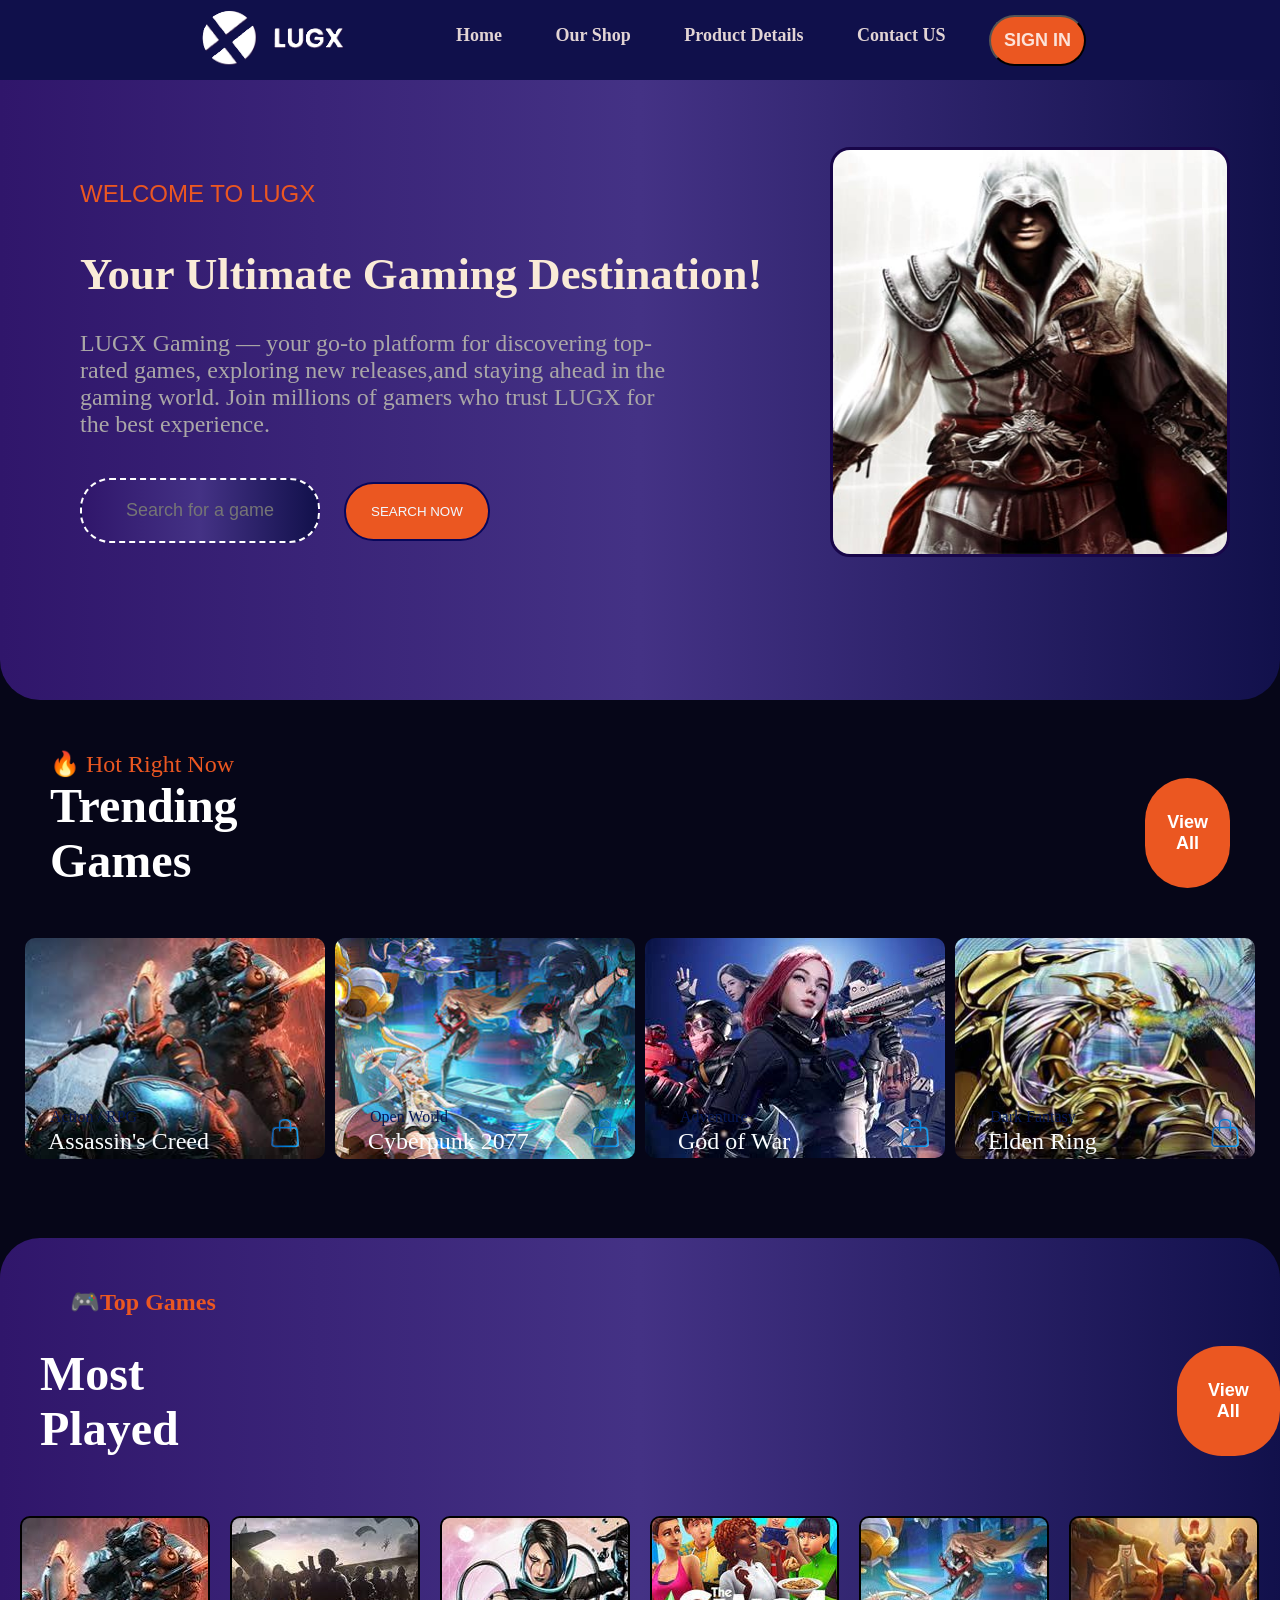
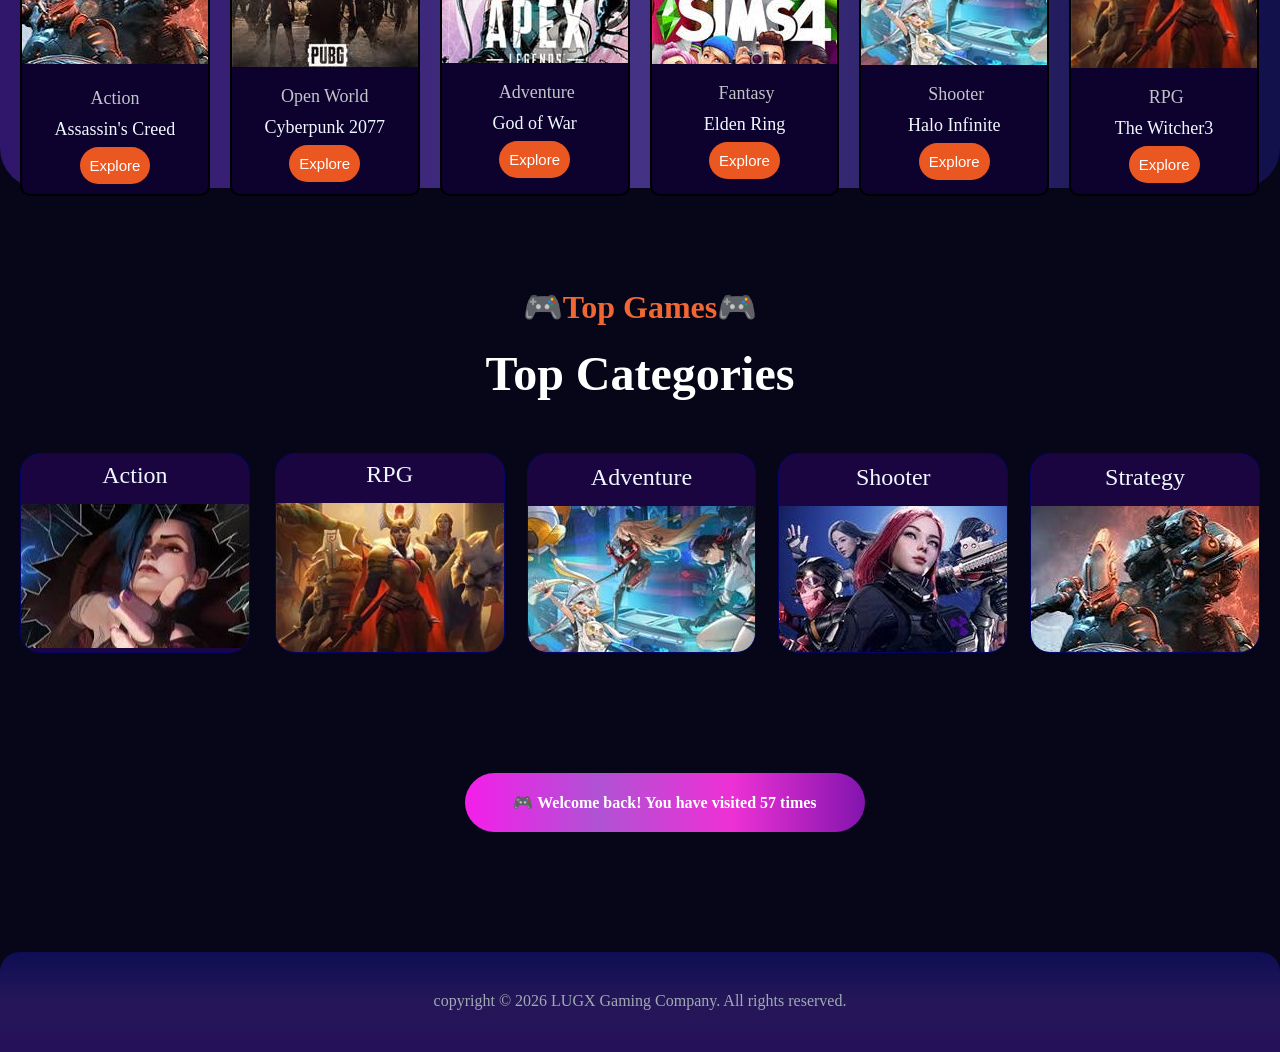
<file: index.html>
<!DOCTYPE html>
<html lang="en">
<head>
    <meta charset="UTF-8">
    <meta name="viewport" content="width=device-width, initial-scale=1.0">
    <title>🎮 LUGX Gaming </title>
    <link rel="stylesheet" href="Style.css">
    <script src="index.js"></script>
</head>
<body>
  <div id="homesection">
    <div class="navbar">  
      <div> 
        <img class="logo" src="image/Logo.png">
      </div>
      <div class="headcontainer">
        <a href="index.html" class="homebtn">Home</a>
        <a href="#sec-ourshop" class="ourshopbtn">Our Shop</a> 
        <a href="#prductdetails" class="Productbtn">Product Details</a>
        <a href="contact.html" class="contactbtn">Contact US</a>
        <button id="openBtn">SIGN IN</button>
  
      <div  class="popup" id="popup">
       <div class="login-box">
        <span class="close-box">&items;</span>
          <h2>Sign In</h2> 
          <input type="text" placeholder="Username">
          <input type="password" placeholder="Password">
          <button class="login-btn">Login</button> 
       </div>
  
      </div>
        </div>
       </div>
    <div class="hero">
      <div class="textmainpage">
        <p class="welcomebtn"> WELCOME TO LUGX </p>
      <h1 class="bigline">Your Ultimate
        Gaming Destination!</h1>
        <p class="deatilstext">LUGX Gaming — your go-to platform for discovering top-rated games, exploring 
          new releases,and staying ahead in the gaming world. 
          Join millions of gamers who trust LUGX for the best experience.</p>
          <label for="Search" ></label>           
          <input class="Search1"  type="text" placeholder="Search for a game" id="search">
          <button class="searchbtn" onclick="Searchgame()">SEARCH NOW</button>
        <img class="imghead" src="image/hero.jpeg">
    </div>
    </div>

      <div id="sec-ourshop" class="trendinggames-sec">
           <p class="trendingp1">🔥 Hot Right Now</p>
        <div class="line2trending">
           <h1 class="trendingp2">Trending Games</h1>
           <button class="viewallbtn" onclick="Viewall1()">View All</button>
        </div>
     </div>

     <div class="treanding-items">
      <div class="imgitemone">
         <img class="imgone" src="image/trending1.jpeg">
           <p class="imgp1">Action / RPG</p>
           <div>
           <p class="imgp2" class="game">Assassin's Creed</p>
           <img class="logoimg1" src="image/logo2.png">
          </div>
      </div>
      <div class="imgitemtwo">
         <img class="imgtwo" src="image/trending2.jpeg">
           <p class="imgp3">Open World</p>
           <div>
           <p class="imgp4" class="game">Cyberpunk 2077</p>
           <img class="logoimg2" src="image/logo2.png">
           </div>
      </div>
      <div class="imgitemthree">
         <img class="imgthree" src="image/trending3.jpeg">
           <p class="imgp5">Adventure</p>
           <div>
           <p class="imgp6" class="game">God of War</p>
           <img class="logoimg3" src="image/logo2.png">
          </div> 
        </div>
      <div class="imgitemfour">
         <img class="imgfour" src="image/trending4.jpeg">
           <p class="imgp7">Dark Fantasy</p>
           <div>
           <p class="imgp8"  class="game">Elden Ring</p>
           <img class="logoimg4" src="image/logo2.png">
          </div>
      </div>
     </div>

     <div id="prductdetails" class="topgames-sec">
           <p class="topp1"> 🎮Top Games</p>
        <div class="line2top">
           <h1 class="topp2">Most Played</h1>
           <button class="viewallbtn2" onclick="Viewall2()">View All</button>
        </div>
 <div class="sec-top-items"> 
     <div class="topitems1">
         <img class="topimg1" src="image/topgames1.jpeg">
           <div class="infoimg1">
           <p class="topimgp1">Action</p>
           <p class="topimgp2img1">Assassin's Creed</p>
           <button class="topimgbtn1"onclick="showGame1()">
            Explore
          </button>
          </div> 
        </div>

   <div class="topitems2">
         <img class="topimg2" src="image/topgames2.jpeg">
           <div class="infoimg2">
           <p class="topimgp2">Open World</p>
            <p class="topimgp2img1">Cyberpunk 2077</p>
           <button class="topimgbtn2" onclick="showGame2()">Explore</button>
          </div> 
        </div>
        
    <div class="topitems3">
         <img class="topimg3" src="image/topgames3.jpeg">
           <div class="infoimg3">
           <p class="topimgp3">Adventure</p>
            <p class="topimgp2img1">God of War</p>
           <button class="topimgbtn3" onclick="showGame3()">Explore</button>
           
          </div> 
        </div> 
  <div class="topitems4">
         <img class="topimg4" src="image/topgames4.jpeg">
           <div class="infoimg4">
            <p class="topimgp4">Fantasy</p>
             <p class="topimgp2img1">Elden Ring</p>
           <button class="topimgbtn4" onclick="showGame4()">Explore</button>
          </div> 
        </div>
  <div class="topitems5">
         <img class="topimg5" src="image/topgames5.jpeg">
           <div class="infoimg5">
           <p class="topimgp5">Shooter</p>
            <p class="topimgp2img1">Halo Infinite</p>
           <button class="topimgbtn5" onclick="showGame5()">Explore</button>
          </div> 
        </div>
  <div class="topitems6">
         <img class="topimg6" src="image/topgames6.jpeg">
           <div class="infoimg6">
            <p class="topimgp6">RPG</p>
             <p class="topimgp2img1">The Witcher3</p>
           <button class="topimgbtn6" onclick="showGame6()">Explore</button>
          </div> 
        </div>
   </div>
</div>  
  
    <div>
        <p class="lastsectionp1">🎮Top Games🎮</p>
        <p class="lastsectionp2">Top Categories</p>
    </div>
  <div class="lastsection">
    <div class="secaction">
      <p class="secactionp1">Action</p>
      <img  class="secactionimg" src="image/Categorie1.jpeg">
    </div>

     <div class="secRPG">
      <p>RPG</p>
      <img  class="secRPGimg" src="image/topgames6.jpeg">
    </div>

     <div class="secAdventure">
      <p class="secAdventurep1">Adventure</p>
      <img  class="secAdventureimg" src="image/topgames5.jpeg">
    </div> 

    <div class="secShooter">
      <p class="secShooterp1" >Shooter</p>
      <img  class="secShooterimg" src="image/Categories4.jpeg">
    </div>

     <div class="secstrategy">
      <p class="secstrategyp1">Strategy</p>
      <img  class="secstrategyimg" src="image/Categories5.jpeg">
    </div>
</div> 
    <div class="Lasttexthomese">
      <p>🎮 Welcome back! You have visited 57 times</p>
    </div>
    <div class="finalphomesec">
   <p class="finalptexthomesec">copyright © 2026 LUGX Gaming Company. All rights reserved.</p>
    </div>
     </div>
   </div>
 </div>
  </body>
</html>
</file>
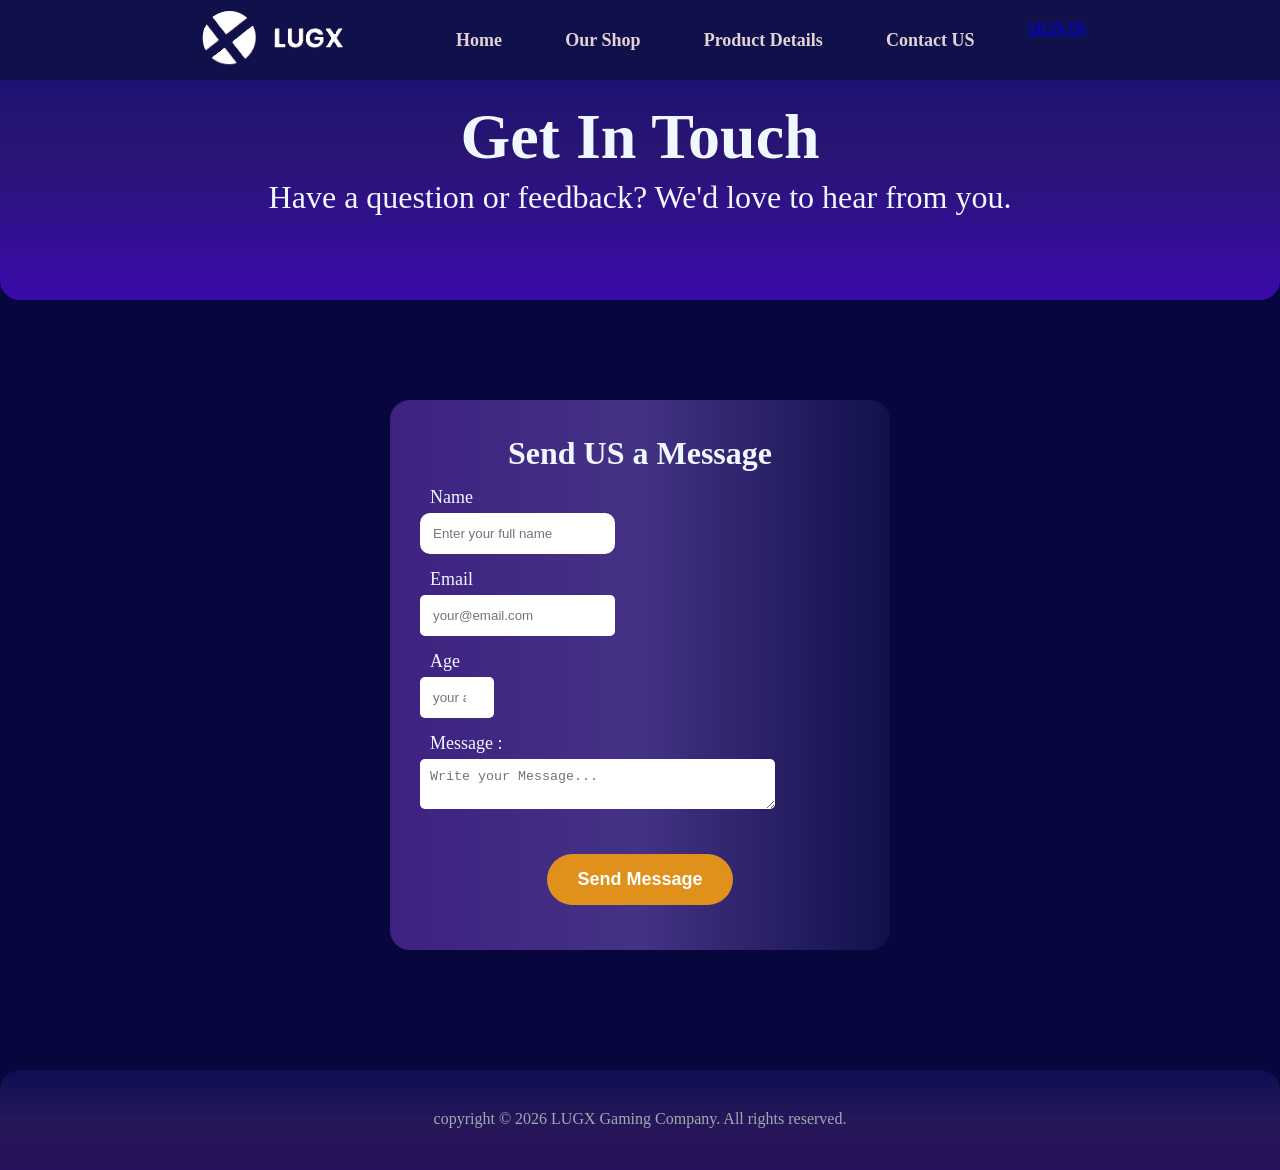
<file: contact.html>
<!DOCTYPE html>
<html lang="en">
<head>
    <meta charset="UTF-8">
    <meta name="viewport" content="width=device-width, initial-scale=1.0">
    <title>ContactUS</title>
    <link rel="stylesheet" href="Style.css">
</head>
<body>
     <div class="navbar">  
      <div> 
        <img class="logo" src="image/Logo.png">
      </div>
      <div class="headcontainer">
        <a href="index.html" class="homebtn">Home</a>
        <a href="#sec-ourshop" class="ourshopbtn">Our Shop</a> 
        <a href="#prductdetails" class="Productbtn">Product Details</a>
        <a href="contact.html" class="contactbtn">Contact US</a>
       <a href="#loginBox">SIGN IN</a>
       </div>
      </div>
    </div>
    
    <div class="contactpage">
        <div class="contacthead">
        <h1 class="contactheadlina1">Get In Touch</h1>
        <h1 class="contactheadline2">Have a question or feedback? We'd love to hear from you.</h1>
        </div>
   <form>
      <div class="seccontactus">
         <h2 class="send1" >Send US a Message</h2>
        <label for="name" class="lab1"> Name</label>
        <input type="text" name="name"class="lab2" placeholder="Enter your full name" required>
        
        <label for="email" class="lab3">Email </label>
        <input type="email" name="email"  class="lab4" placeholder="your@email.com" required>
        
        <label for="Age" class="age">Age</label>
        <input type="number" min="18" max="100" size="7" value="18:100" class="age2" placeholder="your age">

        <label for="Message" class="mass">Message :</label>
        <textarea name="Message" rows="2" cols="40" maxlength="200"
         placeholder="Write your Message..." class="mass2"></textarea>
       
         <button type="submit" class="send"> Send Message</button>
       </div>
   </form>
    <div class="finalp">
   <p class="finalptext">copyright © 2026 LUGX Gaming Company. All rights reserved.</p>
     </div>
   </div>
  </div>
</body>
</html>
</file>
<file: Style.css>
*{
  box-sizing: border-box;
  margin: 0;
  padding: 0;
}
.navbar{
    color: aliceblue;
    position: fixed;
    top: 0;
    right:0;
    left: 0;
    width: 100%;
    height: 80px;
    display: flex;
    justify-content: center;
    align-items: center;
    z-index: 1000;
    gap: 100px;
    background-color: rgb(16, 16, 75);
}
@media (min-width: 1024) {
  
  .homesectionwidth{
       width: 100%;
  }

}
.logo:hover{
   width: 110%;
}

.headcontainer{
  display: flex;
  justify-content: space-between;
  width: 50%;
  transition: 0.4s;
}
.homebtn{
  padding-top:5px;
  padding: 10PX;
  color: rgb(226, 212, 212);
  font-size: 18px;
  font-weight: 600;
  border-radius: 45px;
   text-decoration: none;
}

.homebtn:hover{
  background :linear-gradient(to right,#52096e,#1232bd);
  padding: 20px;
  color: white;
  transition: 0.5s;

}
.ourshopbtn{ 
  padding-top:5px;
  padding: 10PX;
  color: rgb(226, 212, 212);
  font-size: 18px;
  font-weight: 600;
  border-radius: 45px;
    text-decoration: none;
}

.ourshopbtn:hover{
 background :linear-gradient(to right,#52096e,#1232bd);
  padding: 20px;
  color: white;
  transition: 0.5s;
}
.Productbtn{
  padding-top:5px;
  padding: 10PX;
  color: rgb(226, 212, 212);
  font-size: 18px;
  font-weight: 600;
  border-radius: 45px;
  text-decoration: none;
}
.Productbtn:hover{
 background :linear-gradient(to right,#52096e,#1232bd);
  padding: 20px;
  color: white;
  transition: 0.5s;
}
.contactbtn{
  padding-top:5px;
  padding: 10PX;
  color: rgb(226, 212, 212);
  font-size: 18px;
  font-weight: 600;
  border-radius: 45px;
   text-decoration: none;
}
.contactbtn:hover{
background :linear-gradient(to right,#52096e,#1232bd); 
  padding: 20px;
  color: white;
  transition: 0.5s;
}
#openBtn{
  padding-top:5px;
  padding: 13PX;
  color: rgba(255, 255, 255, 0.829);
  background-color:rgb(235, 87, 33) ;
  font-size: 18px;
  font-weight: 600;
  border-radius: 45px;
}
#openBtn:hover{
  background-color: rgb(235, 87, 33);
  padding: 20px;
  color: white;
  transition: 0.5s;
}
/************************************************/
/* لما البوب اب يفتح */
.blur{
    filter: blur(8px);
}

/* popup */

.popup{
    position: fixed;
    top: 0;
    left: 0;

    width: 100%;
    height: 100vh;

    display: none;

    justify-content: center;
    align-items: center;
}

/* صندوق اللوجين */

.login-box{
    width: 420px;
    padding: 40px;

    border-radius: 25px;

    background: rgba(0,0,0,0.3);

    backdrop-filter: blur(15px);

    border: 2px solid #00aaff;

    box-shadow: 0 0 25px #00aaff;

    position: relative;

    animation: popup 0.4s ease;
}

@keyframes popup{
    from{
        transform: scale(0.7);
        opacity: 0;
    }

    to{
        transform: scale(1);
        opacity: 1;
    }
}

.login-box h2{
    color: white;
    text-align: center;
    margin-bottom: 30px;
    font-size: 40px;
}

/* inputs */

.login-box input{
    width: 100%;
    padding: 15px;

    margin-bottom: 20px;

    border: 2px solid #4cc9ff;

    border-radius: 30px;

    background: transparent;

    outline: none;

    color: white;
    font-size: 18px;
}

/* زرار */

.login-btn{
    width: 100%;
    padding: 15px;

    border: none;

    border-radius: 30px;

    background: #f5c16c;

    font-weight: bold;

    cursor: pointer;
}

/* زرار القفل */

.close-btn{
    position: absolute;
    top: 15px;
    right: 20px;

    font-size: 35px;
    color: white;

    cursor: pointer;}

/************************************************/

.contactpage{
    width: 100%;
    height: 70%;
    max-width: 2000px;
   background-color: rgb(7, 7, 61);
    
}
.contacthead{
  width: 100%;
  height: 300px;
  background :linear-gradient(to top,#3a0aaa,#291572,hsl(241, 78%, 26%));
  text-align: center;
  border-radius: 20px 20px 20px 20px;
  
}
.contactheadlina1{
  padding-top: 100px;
  color: aliceblue;
  font-weight: 800;
  font-size: 400%;
}
.contactheadline2{
  padding-top: 5px;
  color: aliceblue;
  font-weight: 500;
}
.seccontactus{
  display: block;
  justify-content: center;
  text-align: center;
  background :linear-gradient(to right,#3e2181,#443285,hsl(241, 64%, 18%));
  width: 500px;
  height: 550px;
  border-radius: 20px 20px 20px 20px; 
  border: rgb(84, 81, 133);
  margin: auto;
  margin-top: 100px;
}

.send1{
  padding-top: 35px;
  color: aliceblue;
  font-size: xx-large;
}
.lab1{
margin-top: 20px;
text-align: left;
display: block;
color: aliceblue;
font-size: large;
margin-top: 15px;
padding-left: 40px;
}

.lab2{
color: aliceblue;
display: block;
border: 10px;
border-radius: 10px;
color: black;
padding: 13px;
margin-top: 5px;
margin-left: 30px;
} 

.lab3{
color: aliceblue;
text-align: left;
display: block;
font-size: large;
margin-top: 15px;
padding-left: 40px;
}

.lab4{
display: block;
color: black;
border: 10px;
border-radius: 5px;
padding: 13px;
margin-top: 5px;
margin-left: 30px;
} 
.age{
text-align: left;
display: block;
color: aliceblue;
font-size: large;
margin-top: 15px;
padding-left: 40px;
}

.age2{
display: block;
border: 10px;
color: rgb(1, 1, 2);
border-radius: 5px;
padding: 13px;
margin-top: 5px;
margin-left: 30px;
}
.mass{
text-align: left;
display: block;
color: aliceblue;
font-size: large;
margin-top: 15px;
padding-left: 40px;
}

.mass2{
display: block;
color: rgb(1, 2, 2);
border: 10px;
border-radius: 5px;
padding: 10px;
margin-top: 5px;
margin-left: 30px;
}

.send{
  background-color: rgb(224, 145, 27);
  padding-left: 30px;
  padding-right: 30px;
  padding-top:15px;
  padding-bottom: 15px;
  color: white;
  font-size: 18px;
  font-weight: 600;
  border: 0;
  border-radius: 80px;
  transition: 0.5s;
  border: 100px;
  border-radius: 100px;
  transition: 0.8s;
  margin-top: 45px;
}
.send:hover{
  padding-left: 15px;
  padding-right: 15px;
}
.finalp{
  width: 100%;
  height: 100px;
  background :linear-gradient(to top,#26105a,#251758,hsl(241, 73%, 19%));
  color: aliceblue;
  border-radius: 20px 20px 0px 0px; 
  margin-top: 120px;
}
.finalptext{
  padding-top: 40px;
  text-align: center;
  justify-content: center;
  color: rgb(160, 170, 179);
  font-weight: 500;
}
#homesection{ 
    width: 100%;
    max-width: 2000px;
    overflow-x: hidden;
    height: auto;
    background-color: rgb(6, 6, 24);

}
 .hero{
  height: 700px;
  justify-content: space-between;
  align-items: flex-start;
  background :linear-gradient(to right,#30166b,#443285,hsl(241, 64%, 18%));
  padding-top: 100px;
  border-radius: 20px 20px 40px 40px;
}
.textmainpage{
 padding-left: 80px;
}

.bigline{
 margin-top: 40px;
 color: antiquewhite;
 font-weight:bold;
 font-size: 280%;

}

.welcomebtn{
  width: 60px;
  color: rgb(235, 87, 33);
  font-size: x-large;
  white-space: nowrap;
  padding-top: 80px;
  font-family: 'Franklin Gothic Medium', 'Arial Narrow', Arial, sans-serif;
}

.deatilstext{
  margin-top: 30px;
  color: rgb(170, 167, 167);
  font-size: x-large;
  width: 50%;
}

.Search1{
 padding: 20px 15px;
 width: 20%;
 border: 2px dashed white;;
 margin-top: 40px;
 border-radius: 30px;
 background:linear-gradient(to right,#30166b,#443285,hsl(241, 64%, 18%)); 
 color: gray;
 font-size: large;
 text-align: center;
}
.Search1:hover{
  margin-top: 2px;
}

.searchbtn{
  padding: 20px 25px;
  margin-top: 40px;
  border: 2px solid rgb(7, 7, 92);
  color: aliceblue;
  background-color: rgb(235, 87, 33);;
  border-radius: 30px;
  margin-left: 20px;
}
.searchbtn:hover{
  padding: 25px;
}
.imghead{
  height: 410px;
  width: 400px;
  border-radius: 20px;
  margin-left: 750px;
  margin-top: -510px;
  border: solid rgb(24, 6, 73);
}
.imghead:hover{
  padding: 5px;
  height: 420px;
  width:410px;
  transform: rotate(-2deg);
  border: dashed white;
}
 .trendinggames-sec{
   margin: 50px;
 }

 .trendingp1{
  color:rgb(235, 87, 33);
  font-size: x-large;
 }
 .line2trending{
  display: flex;
 }
 .trendingp2{
  color: white;
  font-size: 300%;
 }
 .viewallbtn{
  padding-top:5px;
  margin-left: 800px;
  padding: 13px;
  color:white;
  font-size: 18px;
  font-weight: 600;
  border-radius: 45px;
  border: none;
  background-color: rgb(235, 87, 33);
 }
.viewallbtn:hover{ 
  padding: 16px;
}

.treanding-items{
  display: flex;
  justify-content: center;
  position: relative;
  background-color: rgb(6, 6, 24);;
  height: 300px;
}
.imgone{
  margin-left: 15px;
  height: 190;
  width: 300px;
   margin-right: 5px;
  border-radius: 10px;
  display: block;
  border:10px beige;
}
.imgp1{
  position: absolute;
  color: rgb(7, 25, 85);
  top: 0;
  margin-left:40px;
  margin-top: 170px;
}
.imgp2{ 
   position: absolute;
  color: rgb(250, 253, 255);
  top: 0;
  margin-left:38px;
  margin-top: 190px;
  font-size: x-large;
}
.logoimg1{
  position: absolute;
  top: 0;
  width: 50px;
  margin-left: 250px;
  margin-top: 170px;
}
.logoimg1:hover{
  padding: 5px;
}

.imgone:hover{
  box-shadow: 20px 10px 20px #2a0581;
  padding: 5px;
}
  .imgtwo{
  margin-left: 5px;
  height: 190;
  width: 300px;
   margin-right: 5px;
  border-radius: 10px;
  display: block;
  border:10px beige;
}
.imgp3{
  position: absolute;
  color: rgb(7, 25, 85);
  top: 0;
  margin-left:40px;
  margin-top: 170px;
}
.imgp4{  position: absolute;
  color: rgb(250, 253, 255);
  top: 0;
  margin-left:38px;
  margin-top: 190px;
  font-size: x-large;
}
.logoimg2{
  position: absolute;
  top: 0;
  width: 50px;
  margin-left: 250px;
  margin-top: 170px;
}
.logoimg2:hover{
  padding: 5px;
}
.imgtwo:hover{
  box-shadow: 20px 10px 20px #2a0581;
  padding: 5px;
}

.imgthree{
  margin-left: 5px;
  height: 190;
  width: 300px;
  margin-right: 5px;
  border-radius: 10px;
  display: block;
  border:10px beige;
}
.imgp5{
  position: absolute;
  color: rgb(7, 25, 85);
  top: 0;
  margin-left:40px;
  margin-top: 170px;
}
.imgp6{  position: absolute;
  color: rgb(250, 253, 255);
  top: 0;
  margin-left:38px;
  margin-top: 190px;
  font-size: x-large;
}
.logoimg3{
  position: absolute;
  top: 0;
  width: 50px;
  margin-left: 250px;
  margin-top: 170px;
}
.logoimg3:hover{
  padding: 5px;
}
.imgthree:hover{
  box-shadow: 20px 10px 20px #2a0581;
  padding: 5px;
}

.imgfour{
  margin-left: 5px;
  margin-right: 15px;
  height: 190;
  width: 300px;
  border-radius: 10px;
  display: block;
  border:10px beige;
}
.imgp7{
  position: absolute;
  color:  rgb(7, 25, 85);
  top: 0;
  margin-left:40px;
  margin-top: 170px;
}
.imgp8{  position: absolute;
  color: rgb(250, 253, 255);
  top: 0;
  margin-left:38px;
  margin-top: 190px;
  font-size: x-large;
}
.logoimg4{
  position: absolute;
  top: 0;
  width: 50px;
  margin-left: 250px;
  margin-top: 170px;
}
.logoimg4:hover{
  padding: 5px;
}
.imgfour:hover{
  box-shadow: 20px 10px 20px #2a0581;
  padding: 5px;
}
  
#prductdetails{
  background-color: rgb(6, 6, 24);
}
.topgames-sec{
  height: 550px;
  background :linear-gradient(to right,#30166b,#443285,hsl(241, 64%, 18%));
  border-radius: 40px 40px 40px 40px;
}
 .topp1{
  margin-left: 70px;
  padding-top: 50px;
  color:rgb(235, 87, 33);
  font-size: x-large;
  font-weight: bold;
 }

 .line2top{
  padding-top: 30px;
  display: flex;

 }
 .topp2{
  color: white;
  font-size: 300%;
  margin-left: 40px;
  

 }
 .viewallbtn2{
  margin-left: 900px;
  color:white;
  font-size: 18px;
  font-weight: 600;
  padding: 20px;
  border-radius: 45px;
  border: none;
  background-color: rgb(235, 87, 33);
 }
.viewallbtn2:hover{ 
  padding: 22px;
}

.sec-top-items{
  display: flex;
  justify-content: center;
  margin-right: 21px;
}
.topitems1{
  width: 195px;
  height: 280px;
  overflow: hidden ;
  background-color: #0d012e;
  margin: 20px;
  border: 2px solid;
  border-radius: 10px;
  margin-top: 60px;
}
.infoimg1{
 padding:20px ;
 text-align: center;
 color: aliceblue;
 font-size: large;
}
.topimgp1{
  color: rgb(193, 197, 201);
  margin-bottom: 10px;
}
.topimgbtn1{
  color:white;
  font-size: 15px;
  padding: 10px;
  margin-top: 7px;
  border-radius: 25px;
  border: none;
  background-color: rgb(235, 87, 33);
}
.topitems1:hover{
  box-shadow: 20px 20px 20px #805bd6;
  padding: 3px;
}

.topitems2{
  width: 195px;
  height: 280px;
  overflow: hidden ;
  background-color: #0d012e;
  border: 2px solid;
  border-radius: 10px;
  margin-top: 60px;
}
.infoimg2{
 text-align: center;
 color: aliceblue;
 font-size: large;
}
.topimgp2{
  color: rgb(193, 197, 201);
  margin-top: 15px;
  margin-bottom:10px ;
}
.topimgbtn2{
  color:white;
  font-size: 15px;
  padding: 10px;
  margin-top: 7px;
  border-radius: 25px;
  border: none;
  background-color: rgb(235, 87, 33);
}
.topitems2:hover{
  box-shadow: 20px 20px 20px #805bd6;
  padding: 3px;
}

.topitems3{
  width: 195px;
  height: 280px;
  overflow: hidden ;
  background-color: #0d012e;
  border: 2px solid;
  border-radius: 10px;
  margin-top: 60px;
  margin-left: 20px;
}
.infoimg3{
 text-align: center;
 color: aliceblue;
 font-size: large;
}
.topimgp3{
  color: rgb(193, 197, 201);
  width: 80px;
  margin-top: 15px;
  margin-bottom:10px;
  margin-left: 55px;
}

.topimgbtn3{
  color:white;
  font-size: 15px;
  padding: 10px;
  margin-top: 7px;
  border-radius: 25px;
  border: none;
  background-color: rgb(235, 87, 33);
}
.topitems3:hover{
  box-shadow: 20px 20px 20px #805bd6;
  padding: 3px;
}

.topitems4{
  width: 195px;
  height: 280px;
  overflow: hidden ;
  background-color: #0d012e;
  border: 2px solid;
  border-radius: 10px;
  margin-top: 60px;
  margin-left: 20px;
}
.infoimg4{
 text-align: center;
 color: aliceblue;
 font-size: large;
}
.topimgp4{
  color: rgb(193, 197, 201);
  width: 80px;
  margin-top: 15px;
  margin-bottom:10px;
  margin-left: 55px;
}

.topimgbtn4{
  color:white;
  font-size: 15px;
  padding: 10px;
  margin-top: 7px;
  border-radius: 25px;
  border: none;
  background-color: rgb(235, 87, 33);
}
.topitems4:hover{
  box-shadow: 20px 20px 20px #805bd6;
  padding: 3px;
}

.topitems5{
  width: 195px;
  height: 280px;
  overflow: hidden ;
  background-color: #0d012e;
  border: 2px solid;
  border-radius: 10px;
  margin-top: 60px;
  margin-left: 20px;
}
.infoimg5{
 text-align: center;
 color: aliceblue;
 font-size: large;
}
.topimgp5{
  color: rgb(193, 197, 201);
  width: 80px;
  margin-top: 15px;
  margin-bottom:10px;
  margin-left: 55px;
}

.topimgbtn5{
  color:white;
  font-size: 15px;
  padding: 10px;
  margin-top: 7px;
  border-radius: 25px;
  border: none;
  background-color: rgb(235, 87, 33);
}
.topitems5:hover{
  box-shadow: 20px 20px 20px #805bd6;
  padding: 3px;
}

.topitems6{
  width: 195px;
  height: 280px;
  overflow: hidden ;
  background-color: #0d012e;
  border: 2px solid;
  border-radius: 10px;
  margin-top: 60px;
  margin-left: 20px;
}
.infoimg6{
 text-align: center;
 color: aliceblue;
 font-size: large;
}
.topimgp6{
  color: rgb(193, 197, 201);
  width: 80px;
  margin-top: 15px;
  margin-bottom:10px;
  margin-left: 55px;
}
.topimgbtn6{
  color:white;
  font-size: 15px;
  padding: 10px;
  margin-top: 7px;
  border-radius: 25px;
  border: none;
  background-color: rgb(235, 87, 33);
}
.topitems6:hover{
  box-shadow: 20px 20px 20px #805bd6;
  padding: 3px;
}

.lastsectionp1{
  margin-top: 100px;
  text-align: center;
  color: rgb(241, 103, 52);
  font-size: xx-large;
  font-weight: bold;
}
.lastsectionp2{
  margin-top:20px ;
  text-align: center;
  color: white;
  font-size: 300%;
  font-weight: bold;
}

.lastsection{
  display: flex;
  margin-top: 50px;
}

.secaction{
  width: 250px;
  height: 200px;
  overflow: hidden ;
  text-align: center;
  background-color: #1a0541;
  margin: 20px;
  margin-right: 5px;
  border: 1px solid rgb(5, 5, 102);
  border-radius: 20px;
  margin-top: 2px;
  font-size: x-large;
  color: aliceblue;
}
.secactionp1{
  padding-top: 8px;
}
.secactionimg{
 padding-top: 15px;
}
.secaction:hover{
  box-shadow: 20px 20px 20px #4914c5; 
  padding: 3px;
}

.secRPG{
  width: 250px;
  height: 200px;
  overflow: hidden ;
  text-align: center;
  background-color: #1a0541;
  margin: 20px;
  border: 1px solid rgb(5, 5, 102);
  border-radius: 20px;
  padding-top: 7px;
  margin-top: 2px;
  font-size: x-large;
  color: aliceblue;
}
.secRPGp1{
  padding-top: 8px;
}
.secRPGimg{
 padding-top: 15px;
}
.secRPG:hover{
   box-shadow: 20px 20px 20px #4914c5; 
  padding: 3px;
}

.secAdventure{
  width: 250px;
  height: 200px;
  overflow: hidden ;
  text-align: center;
  background-color: #1a0541;
  margin: 20px;
  border: 1px solid rgb(5, 5, 102);
  border-radius: 20px;
  padding-top: 10px;
  margin-left:2px;
  margin-top: 2px;
  font-size: x-large;
  color: aliceblue;
}
.secAdventureimg{
 padding-top: 15px;
}
.secAdventure:hover{
  box-shadow: 20px 20px 20px #4914c5; 
  padding: 3px;
}

.secShooter{
  width: 250px;
  height: 200px;
  overflow: hidden ;
  text-align: center;
  background-color: #1a0541;
  margin: 20px;
  border: 1px solid rgb(5, 5, 102);
  border-radius: 20px;
  padding-top: 10px;
  margin-left:2px;
  margin-top: 2px;
  font-size: x-large;
  color: aliceblue;
}
.secShooterimg{
 padding-top: 15px;
}
.secShooter:hover{
  box-shadow: 20px 20px 20px #4914c5;  
  padding: 3px;
}

.secstrategy{
  width: 250px;
  height: 200px;
  overflow: hidden ;
  text-align: center;
  background-color: #1a0541;
  margin: 20px;
  border: 1px solid rgb(5, 5, 102);
  border-radius: 20px;
  padding-top: 10px;
  margin-left:2px;
  margin-top: 2px;
  font-size: x-large;
  color: aliceblue;
}
.secstrategyimg{
 padding-top: 15px;
}
.secstrategy:hover{
  box-shadow: 20px 20px 20px #4914c5;  
  padding: 3px;
}

.Lasttexthomese{
  text-align: center;
  border: none;
  margin-top: 100px;
  margin-bottom: 8px;
  border-radius: 50px;
  padding: 20px;
  width: 400px;
  margin-left: 465px;
  align-items: center;
  background:linear-gradient(to right,#f51eea,#b052d4,#ee31d5,hsl(283, 79%, 38%));;
  font-weight: bold;
  color: white;
}

.finalphomesec{
  width: 100%;
  height: 100px;
  background :linear-gradient(to top,#26105a,#251758,hsl(241, 73%, 19%));
  color: aliceblue;
  border-radius: 20px 20px 0px 0px; 
  margin-top: 120px;
}
.finalptexthomesec{
  padding-top: 40px;
  text-align: center;
  justify-content: center;
  color: rgb(160, 170, 179);
  font-weight: 500;
}
</file>
